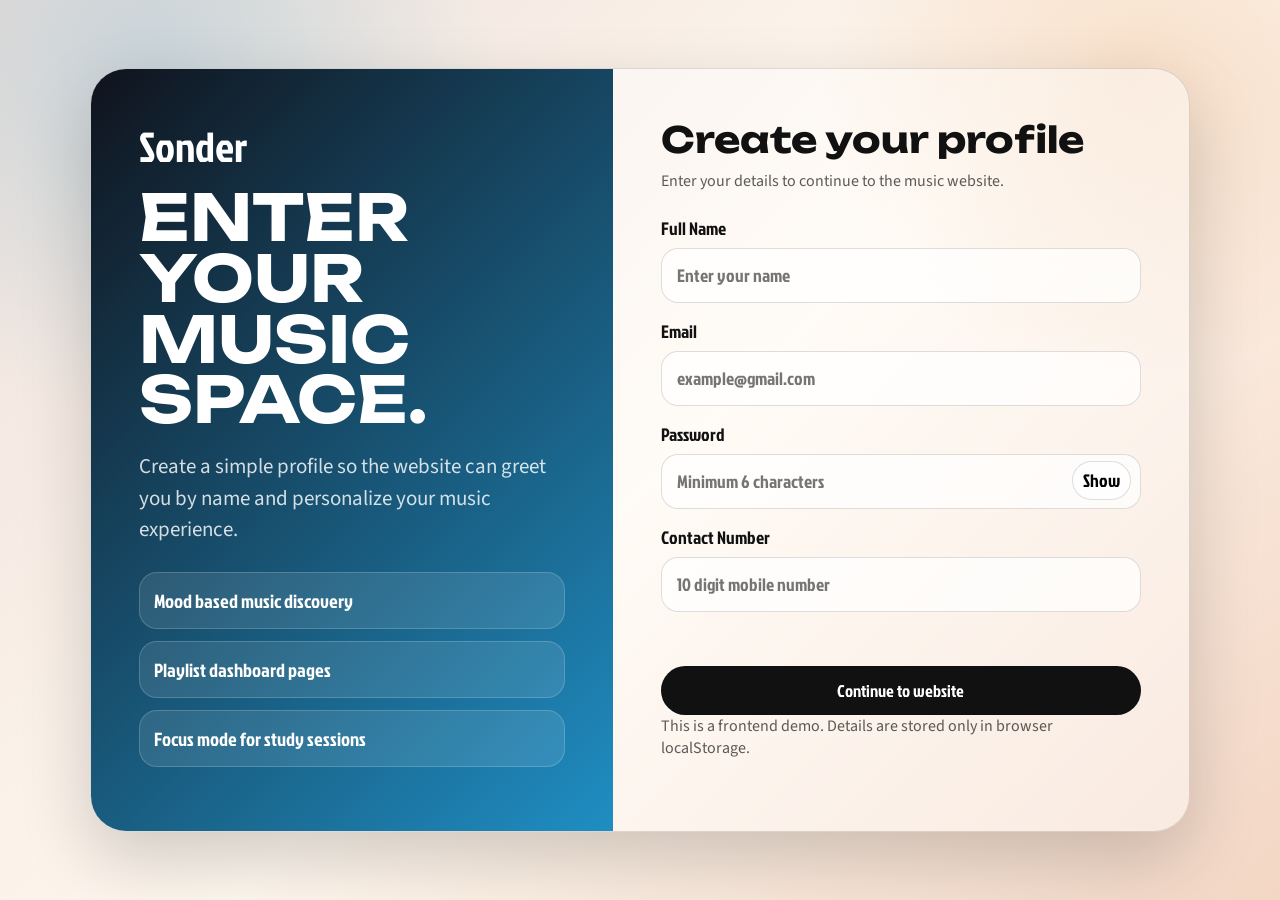
<file: index.html>
<!doctype html>
<html lang="en">
<head>
<script>if(!localStorage.getItem("sonderUser")) window.location.href="./login.html";</script>
<meta charset="utf-8"><meta name="viewport" content="width=device-width, initial-scale=1">
<title>Sonder — Music Mood Player</title>
<link rel="preconnect" href="https://fonts.googleapis.com"><link rel="preconnect" href="https://fonts.gstatic.com" crossorigin>
<link href="https://fonts.googleapis.com/css2?family=Unbounded:wght@500;700;800&family=Jockey+One&family=Kalnia:wght@300;400;600&family=Source+Sans+3:wght@400;500;600&display=swap" rel="stylesheet">
<link rel="stylesheet" href="./styles.css">
</head>
<body>
<header class="nav">
  <a class="brand" href="#home">Sonder</a>
  <nav class="nav__links">
    <a href="#mood">Mood Match</a><a href="#playlists">Playlists</a><a href="#problem">Our Sound</a><a href="#bom">Behind the Music</a>
  </nav>
  <div class="nav__right"><button class="nav__cta" id="themeToggle" type="button">Dark Mode</button>
      <button class="nav__cta" id="openHelp" type="button">How it works</button><div class="user-chip"><span id="welcomeUser">Welcome</span><button id="logoutBtn" type="button">Logout</button></div></div>
</header>
<main>
<section class="hero" id="home">
  <div class="hero__copy">
    <p class="pill">Music player • Mood finder • Focus timer</p>
    <h1>Your mood.<br>Your music.</h1>
    <p class="hero__sub">Sonder is a music discovery website that recommends playlists based on your mood and activity. It also helps students choose music faster and stay focused during study sessions.</p>
    <div class="hero__actions"><a class="btn btn--primary" href="#playlists">Explore Playlists</a><a class="btn btn--ghost" href="#mood">Find My Vibe</a></div>
    <div class="stats" id="statsArea"></div>
  </div>
  <div class="album-stack">
    <div class="album-card album-card--back"><span>LOFI</span></div><div class="album-card album-card--middle"><span>INDIE</span></div><div class="album-card album-card--front"><div class="vinyl-mini"></div><span>SONDER<br>RADIO</span></div>
  </div>
</section>
<section class="mood" id="mood">
  <div class="section-head"><p class="pill">Mood based recommendation</p><h2>Find your vibe</h2><p>Choose your activity and energy level. JavaScript recommends a playlist for you.</p></div>
  <form class="quiz" id="moodForm">
    <label>What are you doing?<select id="activity" required><option value="">Select activity</option><option value="study">Studying</option><option value="workout">Working out</option><option value="relax">Relaxing</option><option value="travel">Travelling</option></select></label>
    <label>Your energy level<input id="energy" type="range" min="1" max="10" value="5"><span id="energyValue">5</span>/10</label>
    <label>Search a vibe<input id="keyword" type="text" placeholder="Example: calm, indie, beats"></label>
    <button class="btn btn--primary" type="submit">Recommend</button><p class="form-error" id="formError"></p>
  </form>
  <div class="recommendation" id="recommendation"><p class="muted">Your recommendation will appear here.</p></div>
</section>
<section class="playlists" id="playlists">
  <div class="section-head section-head--row"><div><p class="pill">Playlist library</p><h2>Browse by mood</h2><p>Click any playlist to open a full music dashboard in a new window.</p></div>
  <div class="filters" id="filterBar"><button class="chip active" data-filter="all" type="button">All</button><button class="chip" data-filter="study" type="button">Study</button><button class="chip" data-filter="workout" type="button">Workout</button><button class="chip" data-filter="relax" type="button">Relax</button><button class="chip" data-filter="travel" type="button">Travel</button></div></div>
  <div class="tools"><input id="searchBox" type="search" placeholder="Search playlist, mood, or genre"><select id="sortSelect"><option value="rating">Sort by rating</option><option value="minutes">Sort by duration</option><option value="title">Sort by title</option></select></div>
  <div class="playlist-grid" id="playlistGrid"></div><p class="library-total" id="libraryTotal"></p>
</section>
<section class="problem" id="problem"><div class="section-head"><p class="pill">Why Sonder exists</p><h2>Made for every mood</h2></div><div class="problem-grid"><article class="info-card"><h3>Music discovery</h3><p>Users can explore playlists by mood, genre, activity and rating instead of randomly scrolling.</p></article><article class="info-card"><h3>Student focus</h3><p>It helps students select suitable background music quickly and start a focused session.</p></article><article class="info-card"><h3>Personalized experience</h3><p>The user logs in, gets greeted by name, adds tasks and saves them in browser storage.</p></article></div></section>
<section class="insights" id="bom"><div class="section-head"><p class="pill">Behind the Music</p><h2>Your listening space</h2></div><div class="insight-grid"><article class="info-card"><h3>Your device vibe</h3><p id="browserInfo">Loading your listening setup...</p><p id="pageInfo"></p></article><article class="info-card"><h3>Daily music tip</h3><p id="dailyTip">Loading tip with Promise...</p><button class="btn btn--ghost" id="newTip" type="button">New tip</button></article></div></section>
</main>
<footer class="footer"><p>Sonder • Music Mood Player • Built with HTML, CSS and JavaScript</p></footer>
<template id="playlistTemplate"><article class="playlist-card"><div class="cover-art"><div class="card-disc"></div></div><div class="playlist-card__body"><div class="playlist-card__top"><h3 class="card-title"></h3><span class="rating"></span></div><p class="card-desc"></p><div class="tags"></div><button class="play-btn" type="button">Open playlist</button></div></article></template>
<script src="./script.js"></script>
</body></html>
</file>
<file: styles.css>
:root{--bg:#efe1db;--ink:#111;--muted:rgba(0,0,0,.64);--line:rgba(0,0,0,.13);--blue:#1f8ec3;--card:rgba(255,255,255,.46);--shadow:0 20px 45px rgba(0,0,0,.12);--radius:28px}*{box-sizing:border-box}html{scroll-behavior:smooth}body{margin:0;background:radial-gradient(circle at 12% 8%,rgba(31,142,195,.2),transparent 25%),radial-gradient(circle at 88% 8%,rgba(211,106,20,.16),transparent 22%),linear-gradient(135deg,#efe1db 0%,#fff8ef 52%,#f3d6c4 100%);color:var(--ink);font-family:"Kalnia",serif;overflow-x:hidden}button,input,select{font:inherit}button{cursor:pointer}.nav{position:sticky;top:0;z-index:20;display:flex;align-items:center;justify-content:space-between;gap:18px;padding:16px 34px;background:rgba(239,225,219,.88);backdrop-filter:blur(14px);border-bottom:1px solid var(--line)}.brand{text-decoration:none;color:var(--ink);font-family:"Jockey One",sans-serif;font-size:34px;white-space:nowrap}.nav__links{flex:1;display:flex;gap:18px;flex-wrap:wrap;justify-content:center}.nav__links a{text-decoration:none;color:var(--ink);font-family:"Jockey One",sans-serif;font-size:16px}.nav__links a:hover{color:var(--blue)}.nav__right{margin-left:auto;display:flex;align-items:center;gap:12px}.nav__cta,.round-btn,.chip{border:1px solid var(--line);background:rgba(255,255,255,.45);border-radius:999px;padding:10px 14px;font-family:"Jockey One",sans-serif;font-size:16px}.user-chip{display:flex;align-items:center;gap:10px;border:1px solid var(--line);border-radius:999px;padding:7px 10px 7px 12px;background:rgba(255,255,255,.44);font-family:"Jockey One",sans-serif;font-size:15px;white-space:nowrap}.user-chip button{border:1px solid var(--line);border-radius:999px;padding:6px 10px;background:var(--ink);color:white;font-family:"Jockey One",sans-serif;font-size:14px}.hero,.problem,.mood,.playlists,.planner,.insights{max-width:1450px;margin:0 auto;padding:42px 48px}.hero{min-height:82vh;display:grid;grid-template-columns:1.03fr .97fr;align-items:center;gap:34px}.pill{display:inline-block;margin:0 0 14px;border:1px solid var(--line);border-radius:999px;padding:7px 12px;background:rgba(255,255,255,.38);font-family:"Jockey One",sans-serif;font-size:12px;letter-spacing:.08em;text-transform:uppercase}.hero h1{margin:0 0 14px;font-family:"Unbounded",sans-serif;font-size:clamp(42px,5vw,82px);line-height:.98;text-transform:uppercase;color:var(--blue);text-shadow:-5px 7px rgba(0,0,0,.15)}.hero__sub{max-width:620px;margin:0;font-size:18px;line-height:1.38;color:var(--muted)}.hero__actions{display:flex;flex-wrap:wrap;gap:14px;margin-top:26px}.btn{display:inline-flex;justify-content:center;align-items:center;text-decoration:none;border-radius:999px;padding:12px 18px;border:1px solid var(--line);font-family:"Jockey One",sans-serif;font-size:17px}.btn--primary{background:var(--ink);color:white}.btn--ghost{background:rgba(255,255,255,.48);color:var(--ink)}.stats{display:grid;grid-template-columns:repeat(3,minmax(120px,1fr));gap:10px;margin-top:28px}.stat{padding:16px;border:1px solid var(--line);border-radius:20px;background:rgba(255,255,255,.32)}.stat strong{display:block;font-family:"Unbounded",sans-serif;font-size:20px}.stat span{font-family:"Jockey One",sans-serif;font-size:12px;color:var(--muted);text-transform:uppercase}.album-stack{min-height:470px;position:relative;display:grid;place-items:center}.album-card{position:absolute;width:min(360px,70vw);aspect-ratio:1;border:1px solid rgba(255,255,255,.36);border-radius:36px;box-shadow:0 26px 50px rgba(0,0,0,.25);display:grid;place-items:center;color:white;font-family:"Unbounded",sans-serif;font-size:34px;text-align:center;overflow:hidden}.album-card--back{transform:rotate(-15deg) translate(-70px,20px);background:linear-gradient(135deg,#10131c,#1f8ec3)}.album-card--middle{transform:rotate(12deg) translate(70px,-18px);background:linear-gradient(135deg,#7f0f12,#d36a14)}.album-card--front{z-index:3;background:linear-gradient(135deg,#111,#414141)}.vinyl-mini{width:58%;aspect-ratio:1;border-radius:50%;background:radial-gradient(circle,#d6ff3f 0 13%,#111 14% 21%,transparent 22%),repeating-radial-gradient(circle,#151515 0 8px,#050505 9px 13px);animation:spin 4s linear infinite}.album-card--front span{position:absolute;bottom:28px;font-size:26px}@keyframes spin{to{transform:rotate(360deg)}}.section-head{margin-bottom:26px}.section-head h2{margin:0 0 10px;font-family:"Unbounded",sans-serif;font-size:clamp(26px,3vw,38px)}.section-head p{max-width:760px;color:var(--muted);font-size:16px}.section-head--row{display:flex;justify-content:space-between;align-items:end;gap:18px;flex-wrap:wrap}.problem-grid,.insight-grid{display:grid;grid-template-columns:repeat(3,1fr);gap:22px}.info-card,.recommendation,.quiz,.timer-card,.task-form,.json-box{border:1px solid var(--line);border-radius:var(--radius);background:var(--card);box-shadow:var(--shadow)}.info-card{padding:24px}.info-card h3{margin:0 0 10px;font-family:"Unbounded",sans-serif;font-size:19px}.info-card p{color:var(--muted);font-size:16px;line-height:1.5}.quiz{display:grid;grid-template-columns:1fr 1fr;gap:18px;padding:24px}.quiz label,.task-form{font-family:"Jockey One",sans-serif;font-size:16px}.quiz input,.quiz select,.task-form input,.tools input,.tools select{width:100%;margin-top:8px;padding:13px 15px;border:1px solid var(--line);border-radius:16px;background:rgba(255,255,255,.68)}.quiz button{align-self:end}.form-error{margin:0;color:#9e1b1b;font-family:"Jockey One",sans-serif}.recommendation{margin-top:22px;padding:24px;min-height:120px}.recommendation h3{margin:0 0 8px;font-family:"Unbounded",sans-serif;font-size:28px}.muted{color:var(--muted)}.filters,.tools{display:flex;gap:12px;flex-wrap:wrap}.chip.active{background:var(--ink);color:white}.tools{margin-bottom:22px}.tools input{flex:1;min-width:260px}.playlist-grid{display:grid;grid-template-columns:repeat(3,1fr);gap:18px}.playlist-card{border:1px solid var(--line);border-radius:var(--radius);background:rgba(255,255,255,.42);overflow:hidden;box-shadow:var(--shadow);transition:.25s;cursor:pointer}.playlist-card:hover{transform:translateY(-7px);box-shadow:0 24px 44px rgba(0,0,0,.16)}.cover-art{min-height:155px;display:grid;place-items:center;background:linear-gradient(135deg,#1f8ec3,#10131c)}.card-disc{width:92px;aspect-ratio:1;border-radius:50%;background:radial-gradient(circle,#d6ff3f 0 12%,#111 13% 20%,transparent 21%),repeating-radial-gradient(circle,#151515 0 6px,#080808 7px 10px)}.playlist-card__body{padding:16px}.playlist-card__top{display:flex;justify-content:space-between;gap:12px;align-items:start}.card-title{margin:0;font-family:"Unbounded",sans-serif;font-size:19px}.rating{font-family:"Jockey One",sans-serif;white-space:nowrap}.card-desc{min-height:54px;color:var(--muted);font-size:16px}.tags{display:flex;flex-wrap:wrap;gap:8px;margin:14px 0}.tag{border-radius:999px;padding:7px 10px;background:rgba(0,0,0,.08);font-family:"Jockey One",sans-serif;font-size:14px}.play-btn{width:100%;padding:13px;border:1px solid var(--line);border-radius:999px;background:var(--ink);color:white;font-family:"Jockey One",sans-serif;font-size:18px}.timer-card{width:min(440px,100%);display:flex;align-items:center;justify-content:space-between;gap:16px;padding:15px;margin-bottom:18px}.timer-card h3{margin:4px 0;font-family:"Unbounded",sans-serif;font-size:20px}.task-form{display:grid;grid-template-columns:1fr 150px auto;gap:12px;padding:18px;margin-bottom:18px}.task-list{list-style:none;padding:0;margin:18px 0 0;display:grid;gap:12px}.task-item{display:flex;justify-content:space-between;align-items:center;gap:16px;border:1px solid var(--line);border-radius:20px;padding:16px;background:rgba(255,255,255,.36)}.task-item.done .task-name{text-decoration:line-through;color:var(--muted)}.task-name{font-family:"Jockey One",sans-serif;font-size:20px}.task-actions{display:flex;gap:8px}.task-actions button{border:1px solid var(--line);border-radius:999px;padding:8px 11px;background:rgba(255,255,255,.55)}.json-box{margin-top:18px;padding:18px;min-height:130px;white-space:pre-wrap;overflow:auto}.footer{text-align:center;padding:28px;color:var(--muted);font-family:"Jockey One",sans-serif}.login-body{min-height:100vh;display:grid;place-items:center;padding:24px}.login-shell{width:min(1100px,100%);display:grid;grid-template-columns:.95fr 1.05fr;border:1px solid var(--line);border-radius:36px;overflow:hidden;background:rgba(255,255,255,.42);box-shadow:0 28px 70px rgba(0,0,0,.18)}.login-left{padding:48px;background:linear-gradient(135deg,#10131c,#1f8ec3);color:white;min-height:620px}.login-left h1{margin:12px 0 18px;font-family:"Unbounded",sans-serif;font-size:clamp(42px,5vw,72px);line-height:.95;text-transform:uppercase}.login-left p{font-size:21px;line-height:1.5;color:rgba(255,255,255,.82)}.login-logo{font-family:"Jockey One",sans-serif;font-size:42px}.login-points{display:grid;gap:12px;margin-top:26px}.login-point{border:1px solid rgba(255,255,255,.18);border-radius:18px;padding:14px;background:rgba(255,255,255,.1);font-family:"Jockey One",sans-serif;font-size:19px}.login-card{padding:48px;display:flex;flex-direction:column;justify-content:center}.login-card h2{margin:0 0 8px;font-family:"Unbounded",sans-serif;font-size:36px}.login-card>p{margin:0 0 24px;color:var(--muted);font-size:16px}.login-form{display:grid;gap:16px}.login-form label{font-family:"Jockey One",sans-serif;font-size:18px}.login-form input{width:100%;margin-top:7px;padding:14px 15px;border:1px solid var(--line);border-radius:17px;background:rgba(255,255,255,.72);outline:none}.password-row{position:relative}.show-pass{position:absolute;right:10px;bottom:9px;border:1px solid var(--line);border-radius:999px;padding:6px 10px;background:rgba(255,255,255,.75);font-family:"Jockey One",sans-serif}.login-error{min-height:22px;margin:0;color:#9e1b1b;font-family:"Jockey One",sans-serif}.login-note{margin-top:16px;color:var(--muted);font-size:15px}.playlist-page-body{min-height:100vh;padding:30px;background:radial-gradient(circle at 10% 20%,rgba(119,46,255,.55),transparent 25%),radial-gradient(circle at 90% 20%,rgba(31,142,195,.38),transparent 28%),linear-gradient(135deg,#19052e,#3a0a6e,#10131c);color:white}.playlist-app{width:min(1320px,100%);min-height:850px;margin:0 auto;display:grid;grid-template-columns:250px 1fr 310px;overflow:hidden;border:1px solid rgba(255,255,255,.12);border-radius:36px;background:rgba(20,13,45,.68);backdrop-filter:blur(20px);box-shadow:0 30px 80px rgba(0,0,0,.42)}.playlist-sidebar{padding:28px;background:rgba(0,0,0,.24);border-right:1px solid rgba(255,255,255,.08);display:flex;flex-direction:column;gap:24px}.side-logo{margin:0;font-family:"Jockey One",sans-serif;font-size:40px}.side-search{width:100%;border:none;outline:none;padding:13px 14px;border-radius:14px;background:rgba(255,255,255,.09);color:white}.side-menu{display:grid;gap:14px}.side-menu a{text-decoration:none;color:rgba(255,255,255,.72);font-family:"Jockey One",sans-serif;font-size:18px;padding:11px 12px;border-radius:14px}.side-menu a:hover{color:white;background:rgba(255,255,255,.09)}.side-user{margin-top:auto;display:flex;align-items:center;gap:12px}.avatar{width:42px;height:42px;border-radius:50%;display:grid;place-items:center;background:linear-gradient(135deg,#1f8ec3,#d6ff3f);color:#111;font-family:"Jockey One",sans-serif;font-size:22px}.side-user p{margin:0;font-family:"Jockey One",sans-serif}.side-user span{color:rgba(255,255,255,.55);font-size:14px}.playlist-main{padding:26px 32px;overflow:hidden}.playlist-topbar{display:flex;justify-content:space-between;align-items:center;margin-bottom:22px}.back-home,.playlist-user-chip{text-decoration:none;color:white;border:1px solid rgba(255,255,255,.14);background:rgba(255,255,255,.08);border-radius:999px;padding:10px 14px;font-family:"Jockey One",sans-serif}.featured-banner{min-height:250px;display:grid;grid-template-columns:1.25fr .75fr;gap:20px;padding:30px;border-radius:30px;background:linear-gradient(90deg,rgba(0,0,0,.65),rgba(0,0,0,.08)),linear-gradient(135deg,#1f8ec3,#10131c);overflow:hidden;box-shadow:0 20px 40px rgba(0,0,0,.24)}.small-label{margin:0 0 10px;color:rgba(255,255,255,.62);font-family:"Jockey One",sans-serif;letter-spacing:.08em;text-transform:uppercase}.featured-banner h2{margin:0;max-width:500px;font-family:"Unbounded",sans-serif;font-size:42px;line-height:1.05}.featured-banner p{max-width:540px;color:rgba(255,255,255,.76);font-size:17px;line-height:1.45}.banner-actions{display:flex;gap:12px;margin-top:24px}.main-play-btn,.follow-btn{border:none;border-radius:999px;padding:13px 22px;font-family:"Jockey One",sans-serif;font-size:18px}.main-play-btn{background:#ff335f;color:white}.follow-btn{background:rgba(255,255,255,.1);color:white;border:1px solid rgba(255,255,255,.22)}.banner-art{border-radius:24px;display:grid;place-items:center;background:linear-gradient(135deg,#1f8ec3,#10131c)}.banner-disc{width:170px;aspect-ratio:1;border-radius:50%;background:radial-gradient(circle,#d6ff3f 0 12%,#111 13% 20%,transparent 21%),repeating-radial-gradient(circle,#151515 0 7px,#060606 8px 12px);box-shadow:0 18px 30px rgba(0,0,0,.3);animation:spin 4s linear infinite}.track-section{margin-top:24px}.track-head{display:flex;justify-content:space-between;align-items:center}.track-head h3{margin:0;font-family:"Unbounded",sans-serif;font-size:34px}.track-head span{color:rgba(255,255,255,.55);font-family:"Jockey One",sans-serif}.track-table{margin-top:14px}.track-row{display:grid;grid-template-columns:55px 1.4fr 1fr 70px;align-items:center;gap:12px;padding:13px 16px;border-radius:14px;color:rgba(255,255,255,.72)}.track-row-heading{color:rgba(255,255,255,.38);font-family:"Jockey One",sans-serif;text-transform:uppercase;font-size:13px}.song-row{cursor:pointer;transition:.2s}.song-row:hover,.active-song{background:rgba(255,255,255,.12);color:white}.bottom-player{margin-top:26px;padding:18px;display:grid;grid-template-columns:260px 1fr;gap:22px;align-items:center;border-radius:26px;background:rgba(0,0,0,.30);border:1px solid rgba(255,255,255,.10)}.mini-current{display:flex;align-items:center;gap:14px}.mini-cover{width:64px;height:64px;border-radius:16px;background:linear-gradient(135deg,#1f8ec3,#10131c)}.mini-current h4{margin:0;font-family:"Jockey One",sans-serif;font-size:21px}.mini-current p{margin:4px 0 0;color:rgba(255,255,255,.55)}.player-center{display:grid;gap:12px}.player-buttons{display:flex;justify-content:center;gap:12px}.player-buttons button{width:46px;height:46px;border-radius:50%;border:none;background:rgba(255,255,255,.12);color:white}#playSongBtn{background:white;color:#111}.song-progress{display:grid;grid-template-columns:40px 1fr 40px;align-items:center;gap:10px;color:rgba(255,255,255,.62);font-family:"Jockey One",sans-serif}.song-progress input{width:100%}.playlist-right{padding:28px;background:rgba(0,0,0,.20);border-left:1px solid rgba(255,255,255,.08)}.playlist-right h3{margin:0 0 16px;font-family:"Unbounded",sans-serif;font-size:22px}.tag-cloud{display:flex;flex-wrap:wrap;gap:10px;margin-bottom:28px}.tag-cloud span{padding:10px 14px;border-radius:999px;background:rgba(255,255,255,.10);font-family:"Jockey One",sans-serif}.recent-list{display:grid;gap:14px}.recent-song{display:flex;align-items:center;gap:12px}.recent-thumb{width:44px;height:44px;border-radius:12px;background:linear-gradient(135deg,#1f8ec3,#d6ff3f)}.recent-song h4{margin:0;font-family:"Jockey One",sans-serif;font-size:17px}.recent-song p{margin:3px 0 0;color:rgba(255,255,255,.50);font-size:14px}.album-preview{margin-top:34px;padding:16px;border-radius:24px;background:rgba(255,255,255,.08)}.album-preview-art{height:190px;border-radius:20px;background:linear-gradient(135deg,#1f8ec3,#10131c);margin-bottom:14px}.album-preview h4{margin:0;font-family:"Jockey One",sans-serif;font-size:22px}.album-preview p{margin:4px 0 14px;color:rgba(255,255,255,.55)}.album-preview button{width:42px;height:42px;border-radius:50%;border:none;background:rgba(255,255,255,.14);color:white;font-size:24px}@media(max-width:1100px){.nav{flex-wrap:wrap;justify-content:center}.nav__links{order:3;width:100%;justify-content:center}.nav__right{margin-left:0}.hero{grid-template-columns:1fr}.album-stack{order:-1;min-height:410px}.problem-grid,.playlist-grid,.insight-grid{grid-template-columns:1fr 1fr}.quiz{grid-template-columns:1fr}.playlist-app{grid-template-columns:1fr}.playlist-sidebar,.playlist-right{display:none}.playlist-page-body{padding:16px}}@media(max-width:880px){.login-shell{grid-template-columns:1fr}.login-left{min-height:auto}}@media(max-width:700px){.playlist-main{padding:18px}.featured-banner,.bottom-player{grid-template-columns:1fr}.featured-banner h2{font-size:32px}.track-row{grid-template-columns:35px 1fr 70px}.track-row span:nth-child(3){display:none}.bottom-player{gap:16px}}@media(max-width:680px){.nav{padding:14px 16px}.brand{font-size:28px}.nav__right{width:100%;justify-content:center;flex-wrap:wrap}.hero,.problem,.mood,.playlists,.planner,.insights{padding:42px 18px}.hero h1{font-size:clamp(34px,11vw,52px)}.hero__sub{font-size:16px}.album-stack{min-height:340px}.album-card{width:min(250px,78vw);border-radius:28px}.album-card--back{transform:rotate(-12deg) translate(-36px,18px)}.album-card--middle{transform:rotate(10deg) translate(36px,-12px)}.problem-grid,.playlist-grid,.insight-grid,.stats,.task-form{grid-template-columns:1fr}.timer-card,.task-item{flex-direction:column;align-items:stretch}.login-left,.login-card{padding:28px}}
/* Playlist window font override only */
.playlist-page-body,
.playlist-page-body button,
.playlist-page-body input,
.playlist-page-body select{
  font-family: "Inter", "Segoe UI", Arial, sans-serif;
}

.playlist-page-body h1,
.playlist-page-body h2,
.playlist-page-body h3,
.playlist-page-body h4,
.playlist-page-body .side-logo,
.playlist-page-body .small-label,
.playlist-page-body .side-menu a,
.playlist-page-body .back-home,
.playlist-page-body .playlist-user-chip,
.playlist-page-body .main-play-btn,
.playlist-page-body .follow-btn,
.playlist-page-body .tag-cloud span,
.playlist-page-body .track-row-heading{
  font-family: "Poppins", "Segoe UI", Arial, sans-serif;
}




/* Source Sans 3 for all paragraphs and paragraph-like text only, not headings */
p,
.hero__sub,
.info-card p,
.section-head p,
.card-desc,
.recommendation p,
.login-left p,
.login-card > p,
.login-note,
.playlist-page-body p,
.featured-banner p,
.mini-current p,
.recent-song p,
.album-preview p,
.side-user span,
.library-total,
.muted{
  font-family: "Source Sans 3", sans-serif;
}


/* Navbar spacing and size update */
.nav__links{
  gap: 32px;
}

.nav__links a{
  font-size: 19px;
  letter-spacing: .02em;
}


/* Feature update: dark/light theme, album images, liked songs */
body.dark-theme{
  --bg:#10131c;
  --ink:#ffffff;
  --muted:rgba(255,255,255,.70);
  --line:rgba(255,255,255,.16);
  --card:rgba(255,255,255,.08);
  background:
    radial-gradient(circle at 12% 8%, rgba(31,142,195,.22), transparent 25%),
    radial-gradient(circle at 88% 8%, rgba(211,106,20,.18), transparent 22%),
    linear-gradient(135deg, #10131c 0%, #171d29 52%, #25112d 100%);
}

body.dark-theme .nav{
  background:rgba(16,19,28,.86);
}

body.dark-theme .btn--ghost,
body.dark-theme .nav__cta,
body.dark-theme .chip,
body.dark-theme .user-chip,
body.dark-theme .quiz input,
body.dark-theme .quiz select,
body.dark-theme .task-form input,
body.dark-theme .tools input,
body.dark-theme .tools select{
  background:rgba(255,255,255,.10);
  color:white;
}

body.dark-theme .btn--primary,
body.dark-theme .play-btn,
body.dark-theme .user-chip button{
  background:white;
  color:#111;
}

body.dark-theme .playlist-card,
body.dark-theme .info-card,
body.dark-theme .recommendation,
body.dark-theme .quiz,
body.dark-theme .timer-card,
body.dark-theme .task-form,
body.dark-theme .json-box,
body.dark-theme .stat{
  background:rgba(255,255,255,.08);
}

.cover-art{
  overflow:hidden;
}

.cover-img{
  width:100%;
  height:100%;
  min-height:155px;
  object-fit:cover;
  display:block;
}

.card-disc{
  display:none;
}

.like-song{
  width:34px;
  height:34px;
  border-radius:50%;
  border:1px solid rgba(255,255,255,.22);
  background:rgba(255,255,255,.10);
  color:white;
  font-size:17px;
}

.like-song.liked{
  background:#ff335f;
  color:white;
  border-color:#ff335f;
}

.liked-list{
  display:grid;
  gap:12px;
  margin-bottom:28px;
}

.liked-song-item{
  display:flex;
  align-items:center;
  gap:12px;
  padding:10px;
  border-radius:16px;
  background:rgba(255,255,255,.08);
}

.liked-song-item h4{
  margin:0;
  font-family:"Poppins", "Segoe UI", Arial, sans-serif;
  font-size:16px;
}

.liked-song-item p{
  margin:3px 0 0;
  color:rgba(255,255,255,.55);
  font-size:13px;
}

.empty-liked{
  color:rgba(255,255,255,.55);
  line-height:1.4;
}

.playlist-page-body.light-playlist{
  background:
    radial-gradient(circle at 10% 20%, rgba(31,142,195,.28), transparent 25%),
    radial-gradient(circle at 90% 20%, rgba(211,106,20,.25), transparent 28%),
    linear-gradient(135deg, #efe1db, #fff8ef);
}

.light-playlist .playlist-app{
  background:rgba(255,255,255,.70);
  color:#111;
}

.light-playlist .playlist-sidebar,
.light-playlist .playlist-right{
  background:rgba(255,255,255,.35);
  border-color:rgba(0,0,0,.10);
}

.light-playlist .side-menu a,
.light-playlist .featured-banner p,
.light-playlist .track-row,
.light-playlist .mini-current p,
.light-playlist .recent-song p,
.light-playlist .album-preview p,
.light-playlist .side-user span,
.light-playlist .small-label,
.light-playlist .track-head span{
  color:rgba(0,0,0,.62);
}

.light-playlist .back-home,
.light-playlist .playlist-user-chip,
.light-playlist .side-search,
.light-playlist .tag-cloud span,
.light-playlist .album-preview,
.light-playlist .bottom-player,
.light-playlist .player-buttons button,
.light-playlist .liked-song-item{
  background:rgba(0,0,0,.06);
  color:#111;
  border-color:rgba(0,0,0,.12);
}

.light-playlist .song-row:hover,
.light-playlist .active-song{
  background:rgba(0,0,0,.08);
  color:#111;
}

.light-playlist #playSongBtn{
  background:#111;
  color:white;
}


.playlist-top-actions{
  display:flex;
  gap:10px;
  align-items:center;
}

.playlist-cover-image{
  width:100%;
  height:100%;
  min-height:220px;
  object-fit:cover;
  border-radius:22px;
}

.playlist-page-body .track-row{
  grid-template-columns:55px 1.35fr .95fr 70px 54px;
}

@media (max-width:700px){
  .playlist-page-body .track-row{
    grid-template-columns:35px 1fr 70px 44px;
  }

  .playlist-page-body .track-row span:nth-child(3){
    display:none;
  }
}

/* Album cover image display */
.cover-art{ overflow:hidden; }
.cover-img{
  width:100%;
  height:100%;
  min-height:155px;
  object-fit:cover;
  display:block;
}
.card-disc{ display:none; }
.playlist-cover-image{
  width:100%;
  height:100%;
  min-height:220px;
  object-fit:cover;
  border-radius:22px;
}


/* Photo album covers on playlist cards */
.cover-art{
  overflow:hidden;
  min-height:190px;
}

.cover-img{
  width:100%;
  height:100%;
  min-height:190px;
  object-fit:cover;
  display:block;
}

.card-disc{
  display:none;
}

.playlist-cover-image{
  width:100%;
  height:100%;
  min-height:220px;
  object-fit:cover;
  border-radius:22px;
}


/* FIXED photo album covers: force images to show in playlist cards */
.playlist-card .cover-art{
  overflow:hidden !important;
  min-height:210px !important;
  height:210px !important;
  padding:0 !important;
  display:block !important;
  background:transparent !important;
}

.playlist-card .cover-img{
  width:100% !important;
  height:210px !important;
  min-height:210px !important;
  object-fit:cover !important;
  display:block !important;
}

.playlist-card .card-disc{
  display:none !important;
}

.playlist-cover-image{
  width:100% !important;
  height:100% !important;
  min-height:220px !important;
  object-fit:cover !important;
  display:block !important;
  border-radius:22px !important;
}


/* Two-card layout for the final insights section */
.insights .insight-grid{
  grid-template-columns: repeat(2, minmax(260px, 1fr));
}

@media (max-width:680px){
  .insights .insight-grid{
    grid-template-columns:1fr;
  }
}


/* Uploaded album cover photos */
.playlist-card .cover-art{
  overflow:hidden !important;
  min-height:210px !important;
  height:210px !important;
  padding:0 !important;
  display:block !important;
  background:transparent !important;
}
.playlist-card .cover-img{
  width:100% !important;
  height:210px !important;
  min-height:210px !important;
  object-fit:cover !important;
  display:block !important;
}
.playlist-card .card-disc{
  display:none !important;
}
.playlist-cover-image{
  width:100% !important;
  height:100% !important;
  min-height:220px !important;
  object-fit:cover !important;
  display:block !important;
  border-radius:22px !important;
}
/* Two-card layout after removing saved music data */
.insights .insight-grid{
  grid-template-columns:repeat(2,minmax(260px,1fr)) !important;
}
@media(max-width:680px){
  .insights .insight-grid{
    grid-template-columns:1fr !important;
  }
}
#lyricsBox{
  display:block;
  margin-top:20px;
  padding:18px;
  border-radius:18px;
  background:rgba(255,255,255,0.06);
  color:white;
  line-height:1.8;
  font-size:14px;
  max-height:250px;
  overflow-y:auto;
  font-family:'Source Sans 3', sans-serif;
  box-shadow:0 4px 20px rgba(0,0,0,0.2);
  white-space: pre-line;
}
.lyrics-box {
  display: none;
}
</file>
